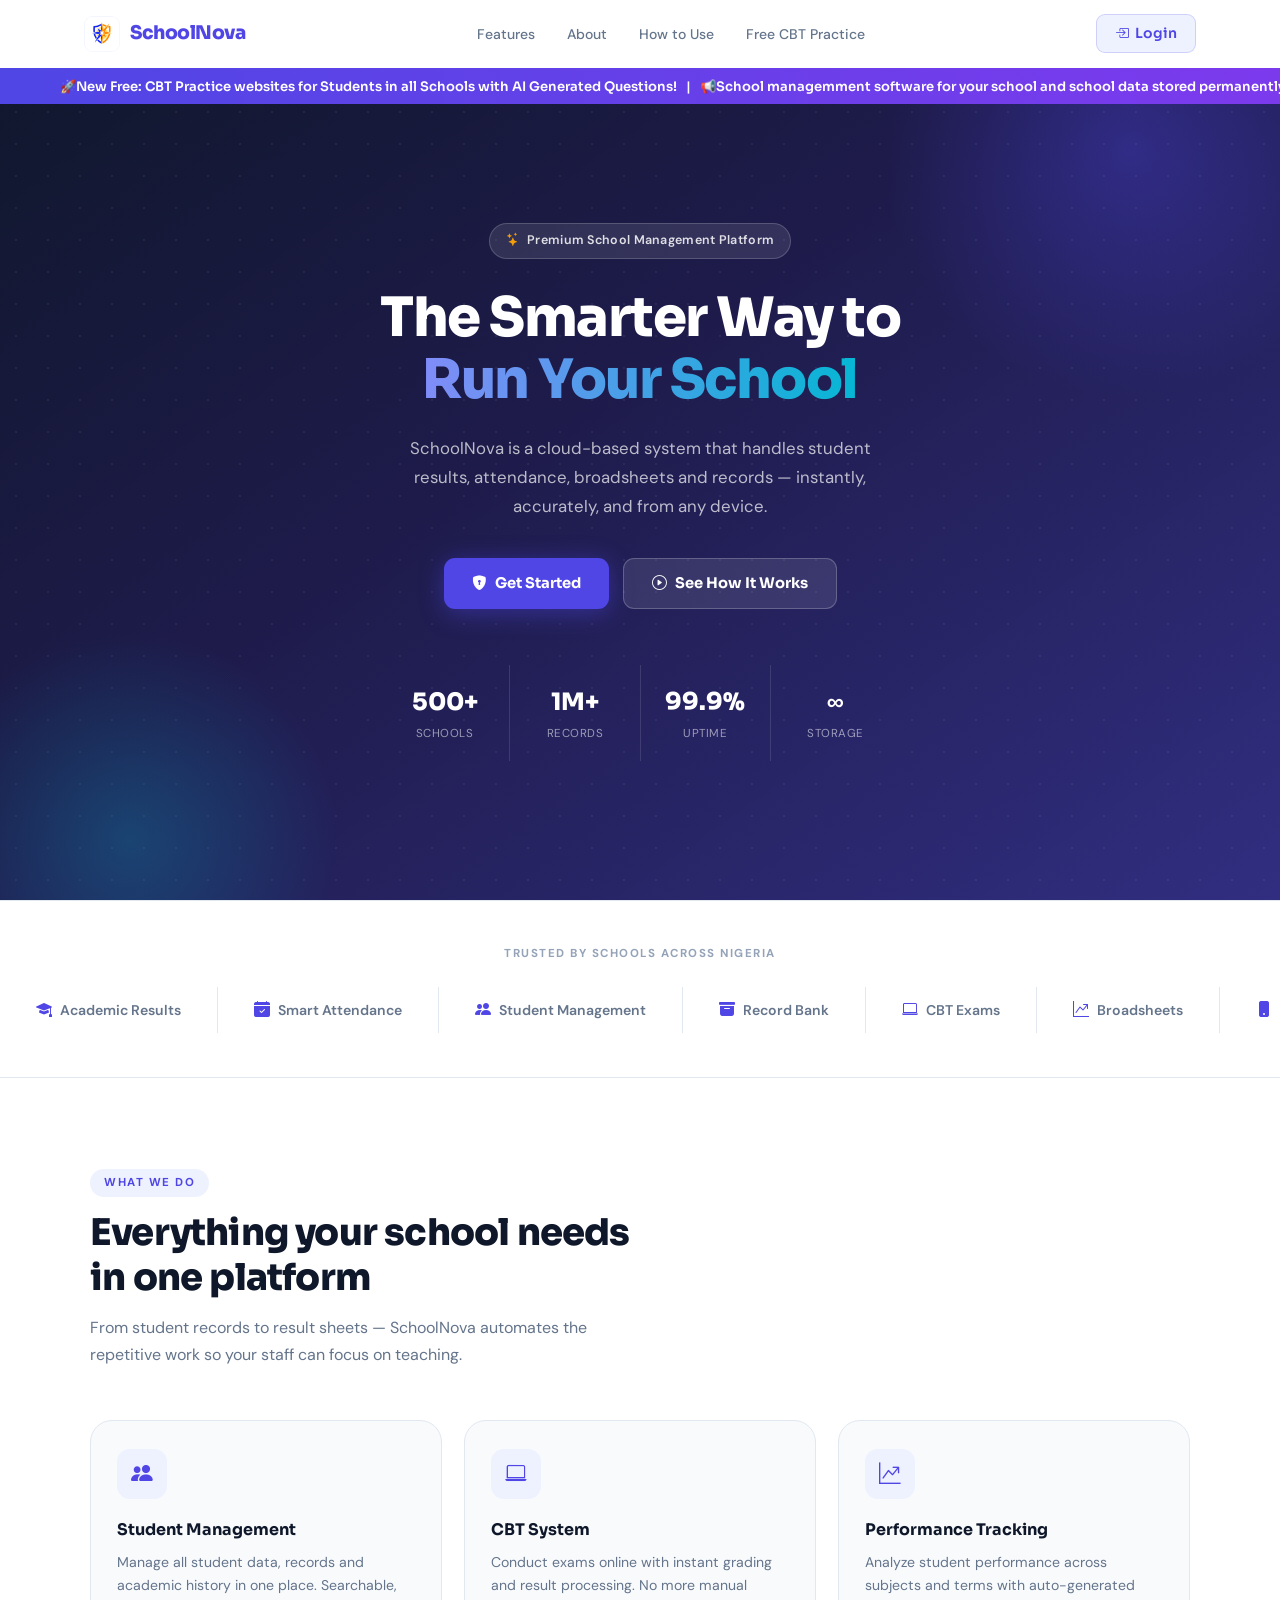
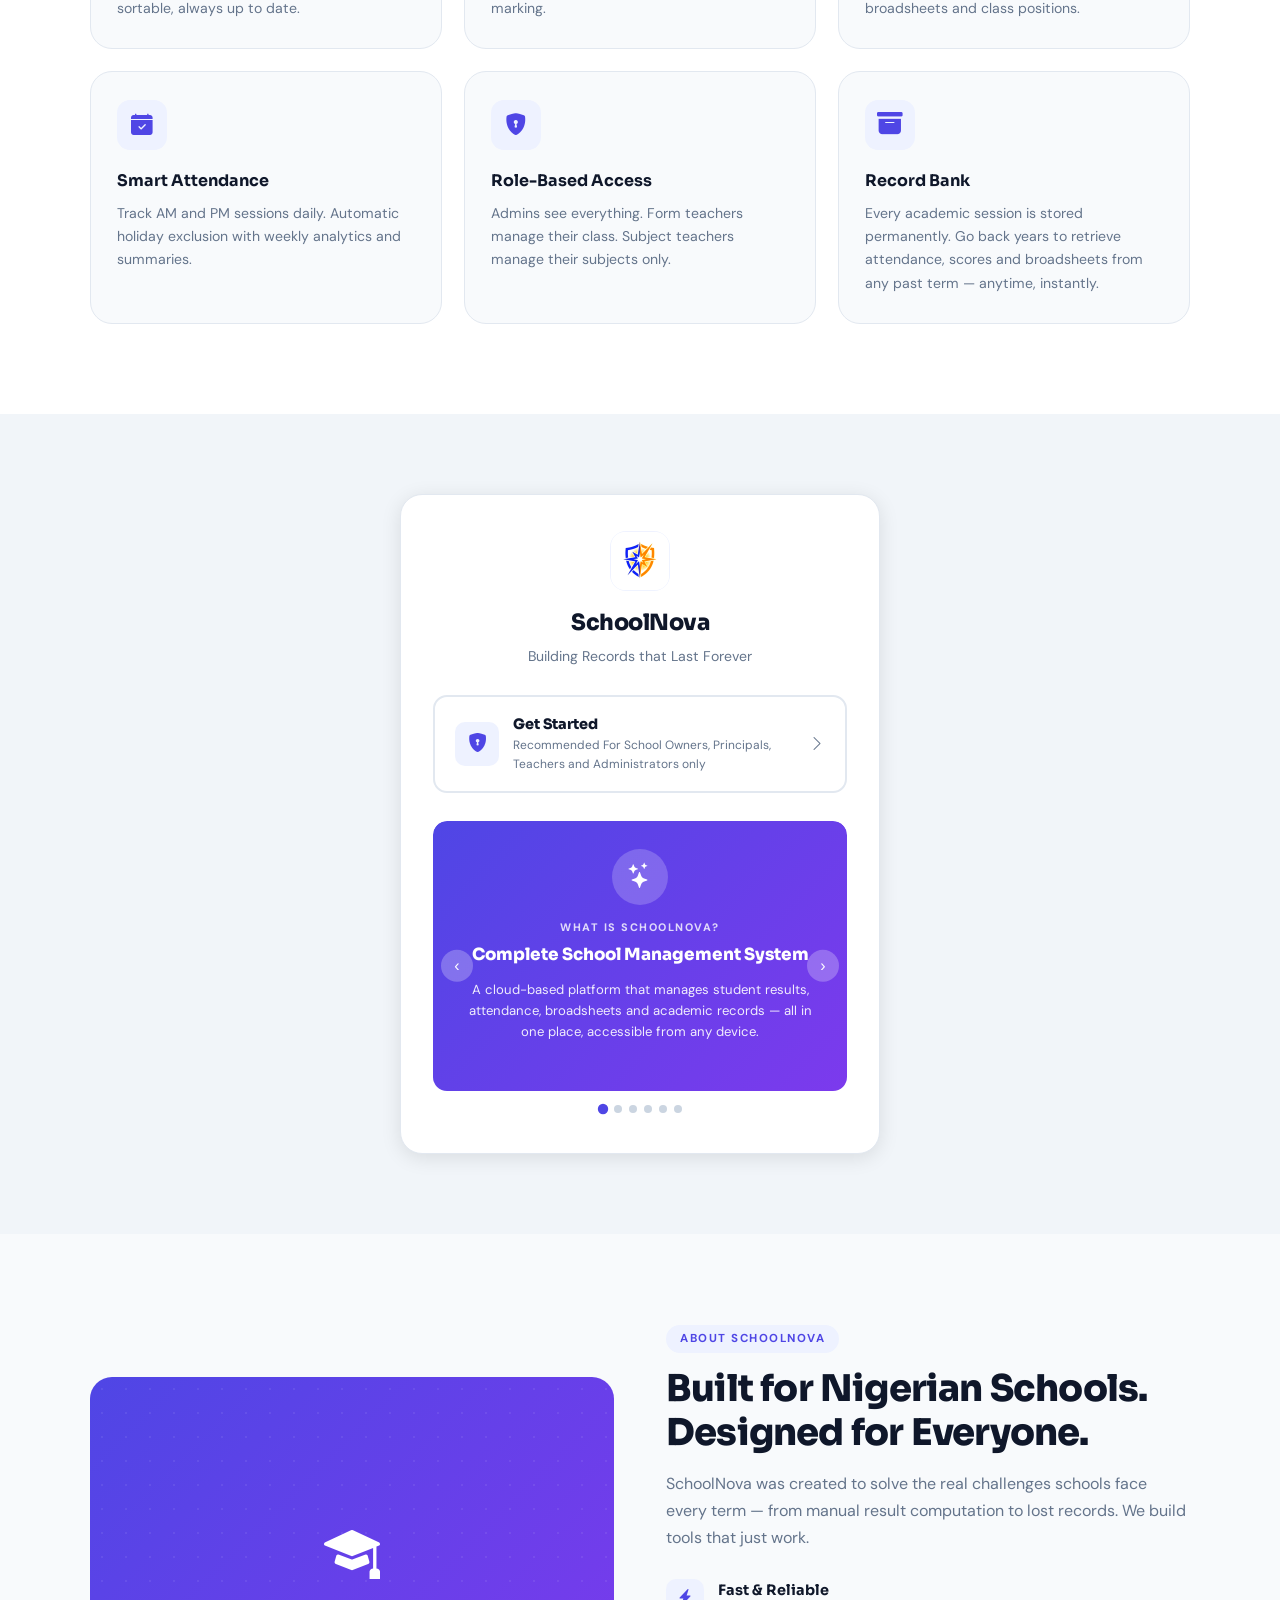
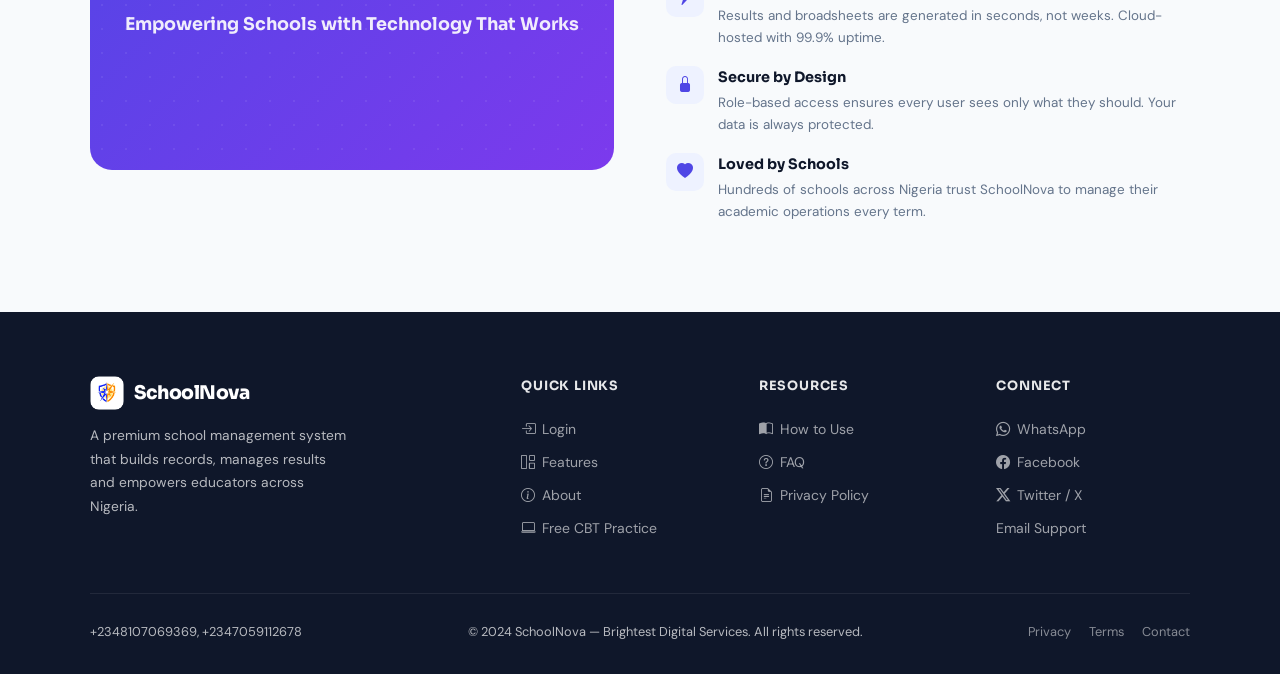
<file: index.html>
<!DOCTYPE html>
<html lang="en">
<head>
  <meta charset="UTF-8"/>
  <meta name="viewport" content="width=device-width, initial-scale=1.0"/>
  <title>SchoolNova</title>
  <link rel="icon" href="schoolNova.png" type="image/png"/>
  <link rel="stylesheet" href="https://cdn.jsdelivr.net/npm/bootstrap-icons@1.11.3/font/bootstrap-icons.css"/>
  <link rel="preconnect" href="https://fonts.googleapis.com"/>
  <link href="https://fonts.googleapis.com/css2?family=Sora:wght@300;400;600;700;800&family=DM+Sans:wght@400;500;600&display=swap" rel="stylesheet"/>

  <style>
    /* =============================================
       CSS VARIABLES & RESET
    ============================================= */
    :root {
      --primary:        #4f46e5;
      --primary-dark:   #3730a3;
      --primary-light:  #eef2ff;
      --accent:         #06b6d4;
      --accent2:        #f59e0b;
      --success:        #10b981;
      --danger:         #ef4444;
      --bg:             #f8fafc;
      --surface:        #ffffff;
      --surface2:       #f1f5f9;
      --border:         #e2e8f0;
      --text:           #0f172a;
      --text-muted:     #64748b;
      --text-light:     #94a3b8;
      --radius:         14px;
      --radius-lg:      22px;
      --shadow-sm:      0 1px 4px rgba(0,0,0,.06);
      --shadow-md:      0 4px 20px rgba(0,0,0,.10);
      --shadow-lg:      0 12px 40px rgba(0,0,0,.15);
      --nav-h:          68px;
      --font-head:      'Sora', sans-serif;
      --font-body:      'DM Sans', sans-serif;
      --transition:     all .3s cubic-bezier(.4,0,.2,1);
    }

    *, *::before, *::after { box-sizing: border-box; margin: 0; padding: 0; }

    html { scroll-behavior: smooth; }

    body {
      font-family: var(--font-body);
      background: var(--bg);
      color: var(--text);
      overflow-x: hidden;
      line-height: 1.6;
    }

    img { max-width: 100%; display: block; }
    a { text-decoration: none; }

    /* =============================================
       ANIMATIONS
    ============================================= */
    @keyframes fadeUp {
      from { opacity: 0; transform: translateY(28px); }
      to   { opacity: 1; transform: translateY(0); }
    }
    @keyframes fadeIn {
      from { opacity: 0; }
      to   { opacity: 1; }
    }
    @keyframes slideDown {
      from { opacity: 0; transform: translateY(-12px); }
      to   { opacity: 1; transform: translateY(0); }
    }
    @keyframes pulse-ring {
      0%   { transform: scale(1); opacity: .7; }
      70%  { transform: scale(1.35); opacity: 0; }
      100% { transform: scale(1.35); opacity: 0; }
    }
    @keyframes marquee {
      from { transform: translateX(0); }
      to   { transform: translateX(-50%); }
    }
    @keyframes shimmer {
      0%   { background-position: -200% 0; }
      100% { background-position:  200% 0; }
    }

    .fade-up {
      opacity: 0;
      transform: translateY(28px);
      transition: opacity .6s ease, transform .6s ease;
    }
    .fade-up.visible {
      opacity: 1;
      transform: translateY(0);
    }

    /* =============================================
       STICKY HEADER / NAVBAR
    ============================================= */
    .sn-header {
      position: fixed;
      top: 0; left: 0; right: 0;
      height: var(--nav-h);
      z-index: 1000;
      background: var(--surface);
      backdrop-filter: blur(18px);
      -webkit-backdrop-filter: blur(18px);
      border-bottom: 1px solid transparent;
      transition: var(--transition), box-shadow .3s;
    }
    .sn-header.scrolled {
      background: rgba(255,255,255,.96);
      border-bottom-color: var(--border);
      box-shadow: 0 2px 24px rgba(79,70,229,.10);
    }

    .sn-nav {
      max-width: 1160px;
      margin: 0 auto;
      height: 100%;
      display: flex;
      align-items: center;
      justify-content: space-between;
      padding: 0 24px;
    }

    /* Logo */
    .sn-logo {
      display: flex;
      align-items: center;
      gap: 10px;
      font-family: var(--font-head);
      font-weight: 800;
      font-size: 1.18rem;
      color: var(--text);
      letter-spacing: -.5px;
    }
    .sn-logo img {
      width: 36px;
      height: 36px;
      border-radius: 9px;
      object-fit: contain;
      background: var(--primary-light);
    }
    .sn-logo .logo-dot {
      color: var(--primary);
    }

    /* Nav links (desktop) */
    .sn-nav-links {
      display: flex;
      align-items: center;
      gap: 6px;
      list-style: none;
    }
    .sn-nav-links a {
      font-size: .875rem;
      font-weight: 500;
      color: var(--text-muted);
      padding: 6px 13px;
      border-radius: 8px;
      transition: var(--transition);
    }
    .sn-nav-links a:hover {
      color: var(--primary);
      background: var(--primary-light);
    }

    /* Nav right actions */
    .sn-nav-actions {
      display: flex;
      align-items: center;
      gap: 10px;
    }

    .sn-login-btn {
      display: inline-flex;
      align-items: center;
      gap: 6px;
      font-size: .875rem;
      font-weight: 600;
      font-family: var(--font-head);
      color: var(--primary);
      background: var(--primary-light);
      border: 1.5px solid rgba(79,70,229,.2);
      border-radius: 9px;
      padding: 7px 18px;
      transition: var(--transition);
    }
    .sn-login-btn:hover {
      background: var(--primary);
      color: #fff;
      border-color: var(--primary);
      box-shadow: 0 4px 16px rgba(79,70,229,.3);
      transform: translateY(-1px);
    }

    /* Hamburger toggle */
    .sn-menu-toggle {
      display: none;
      font-size: 1.5rem;
      cursor: pointer;
      color: var(--text);
      width: 40px;
      height: 40px;
      border-radius: 9px;
      align-items: center;
      justify-content: center;
      transition: var(--transition);
      border: 1.5px solid var(--border);
    }
    .sn-menu-toggle:hover {
      background: var(--primary-light);
      color: var(--primary);
    }

    /* =============================================
       MOBILE MENU (SLIDE-IN RIGHT)
    ============================================= */
    .sn-mobile-menu {
      position: fixed;
      top: 0; right: -100%;
      width: min(320px, 85vw);
      height: 100vh;
      background: var(--surface);
      box-shadow: var(--shadow-lg);
      z-index: 1100;
      padding: 0;
      display: flex;
      flex-direction: column;
      transition: right .38s cubic-bezier(.4,0,.2,1);
      overflow-y: auto;
    }
    .sn-mobile-menu.active { right: 0; }

    .sn-mobile-overlay {
      display: none;
      position: fixed;
      inset: 0;
      background: rgba(15,23,42,.45);
      z-index: 1050;
      backdrop-filter: blur(3px);
      -webkit-backdrop-filter: blur(3px);
      animation: fadeIn .3s ease;
    }
    .sn-mobile-overlay.active { display: block; }

    .sn-mobile-menu-header {
      display: flex;
      align-items: center;
      justify-content: space-between;
      padding: 20px 24px;
      border-bottom: 1px solid var(--border);
    }
    .sn-mobile-menu-header .sn-logo { font-size: 1.05rem; }

    .sn-menu-close {
      width: 36px; height: 36px;
      border-radius: 8px;
      border: 1.5px solid var(--border);
      background: none;
      cursor: pointer;
      display: flex; align-items: center; justify-content: center;
      font-size: 1.1rem;
      color: var(--text-muted);
      transition: var(--transition);
    }
    .sn-menu-close:hover { background: var(--danger); color: #fff; border-color: var(--danger); }

    .sn-mobile-menu nav {
      padding: 16px 16px;
      flex: 1;
    }

    .sn-mobile-menu nav a,
    .sn-mobile-menu nav .menu-item {
      display: flex;
      align-items: center;
      gap: 12px;
      padding: 13px 16px;
      border-radius: 11px;
      color: var(--text);
      font-size: .925rem;
      font-weight: 500;
      transition: var(--transition);
      margin-bottom: 4px;
      cursor: pointer;
    }
    .sn-mobile-menu nav a:hover,
    .sn-mobile-menu nav .menu-item:hover {
      background: var(--primary-light);
      color: var(--primary);
    }
    .sn-mobile-menu nav a i,
    .sn-mobile-menu nav .menu-item i {
      font-size: 1.1rem;
      width: 22px;
      text-align: center;
      opacity: .75;
    }

    .sn-year-badge {
      margin: 8px 16px;
      padding: 14px 16px;
      background: linear-gradient(135deg, var(--primary), var(--primary-dark));
      border-radius: 12px;
      color: #fff;
      font-size: .82rem;
      font-weight: 600;
    }
    .sn-year-badge .year-label { opacity: .75; font-size: .72rem; margin-bottom: 2px; letter-spacing: .5px; text-transform: uppercase; }
    .sn-year-badge .year-val { font-size: 1rem; font-weight: 800; font-family: var(--font-head); }

    .sn-mobile-social {
      padding: 16px 16px 24px;
      border-top: 1px solid var(--border);
    }
    .sn-mobile-social p { font-size: .72rem; color: var(--text-muted); margin-bottom: 10px; text-transform: uppercase; letter-spacing: .5px; padding-left: 4px; }
    .sn-mobile-social .social-row { display: flex; gap: 8px; }
    .sn-mobile-social .social-row a {
      flex: 1;
      display: flex;
      align-items: center;
      justify-content: center;
      gap: 6px;
      padding: 10px;
      border-radius: 10px;
      border: 1.5px solid var(--border);
      font-size: .8rem;
      font-weight: 600;
      color: var(--text-muted);
      transition: var(--transition);
    }
    .sn-mobile-social .social-row a:hover { border-color: var(--primary); color: var(--primary); background: var(--primary-light); }

    /* =============================================
       ANNOUNCEMENT BANNER
    ============================================= */
    .sn-announcement {
      position: fixed;
      top: var(--nav-h);
      left: 0; right: 0;
      z-index: 900;
      background: linear-gradient(90deg, var(--primary), #7c3aed, var(--accent));
      background-size: 200% 100%;
      animation: shimmer 4s linear infinite;
      color: #fff;
      font-size: .82rem;
      font-weight: 600;
      font-family: var(--font-head);
      overflow: hidden;
      height: 36px;
      display: flex;
      align-items: center;
    }
    .sn-announcement-inner {
      display: flex;
      white-space: nowrap;
      animation: marquee 22s linear infinite;
    }
    .sn-announcement-inner span { padding: 0 60px; }

    /* =============================================
       HERO SECTION
    ============================================= */
    .sn-hero {
      min-height: 100vh;
      padding-top: calc(var(--nav-h) + 36px);
      display: flex;
      align-items: center;
      background: linear-gradient(145deg, #0f172a 0%, #1e1b4b 45%, #312e81 100%);
      position: relative;
      overflow: hidden;
    }

    /* Decorative blobs */
    .sn-hero::before {
      content: '';
      position: absolute;
      top: -100px; right: -100px;
      width: 500px; height: 500px;
      border-radius: 50%;
      background: radial-gradient(circle, rgba(79,70,229,.35) 0%, transparent 70%);
      pointer-events: none;
    }
    .sn-hero::after {
      content: '';
      position: absolute;
      bottom: -150px; left: -80px;
      width: 420px; height: 420px;
      border-radius: 50%;
      background: radial-gradient(circle, rgba(6,182,212,.25) 0%, transparent 70%);
      pointer-events: none;
    }

    /* Dot grid texture */
    .sn-hero-bg-grid {
      position: absolute;
      inset: 0;
      background-image: radial-gradient(rgba(255,255,255,.06) 1px, transparent 1px);
      background-size: 32px 32px;
      pointer-events: none;
    }

    .sn-hero-inner {
      position: relative;
      z-index: 2;
      max-width: 760px;
      margin: 0 auto;
      padding: 60px 24px 80px;
      text-align: center;
    }

    .sn-hero-pill {
      display: inline-flex;
      align-items: center;
      gap: 7px;
      background: rgba(255,255,255,.1);
      border: 1px solid rgba(255,255,255,.18);
      border-radius: 100px;
      padding: 6px 16px;
      color: rgba(255,255,255,.85);
      font-size: .78rem;
      font-weight: 600;
      letter-spacing: .3px;
      margin-bottom: 28px;
      animation: slideDown .7s ease both;
    }
    .sn-hero-pill i { color: var(--accent2); font-size: .85rem; }

    .sn-hero h1 {
      font-family: var(--font-head);
      font-size: clamp(2.1rem, 6vw, 3.4rem);
      font-weight: 800;
      color: #fff;
      line-height: 1.15;
      letter-spacing: -1.5px;
      margin-bottom: 22px;
      animation: fadeUp .7s .1s ease both;
    }
    .sn-hero h1 .highlight {
      background: linear-gradient(90deg, #818cf8, #06b6d4);
      -webkit-background-clip: text;
      -webkit-text-fill-color: transparent;
      background-clip: text;
    }

    .sn-hero p {
      font-size: 1.05rem;
      color: rgba(255,255,255,.7);
      max-width: 520px;
      margin: 0 auto 36px;
      line-height: 1.75;
      animation: fadeUp .7s .2s ease both;
    }

    .sn-hero-ctas {
      display: flex;
      gap: 14px;
      justify-content: center;
      flex-wrap: wrap;
      animation: fadeUp .7s .3s ease both;
    }

    .btn-primary {
      display: inline-flex;
      align-items: center;
      gap: 8px;
      background: var(--primary);
      color: #fff;
      font-family: var(--font-head);
      font-weight: 700;
      font-size: .92rem;
      padding: 13px 28px;
      border-radius: 11px;
      transition: var(--transition);
      box-shadow: 0 4px 24px rgba(79,70,229,.45);
      position: relative;
      overflow: hidden;
    }
    .btn-primary::after {
      content: '';
      position: absolute;
      inset: 0;
      background: rgba(255,255,255,0);
      transition: background .25s;
    }
    .btn-primary:hover {
      transform: translateY(-2px);
      box-shadow: 0 8px 32px rgba(79,70,229,.55);
      background: #4338ca;
    }

    .btn-secondary {
      display: inline-flex;
      align-items: center;
      gap: 8px;
      background: rgba(255,255,255,.1);
      color: #fff;
      font-family: var(--font-head);
      font-weight: 700;
      font-size: .92rem;
      padding: 13px 28px;
      border-radius: 11px;
      border: 1.5px solid rgba(255,255,255,.22);
      transition: var(--transition);
    }
    .btn-secondary:hover {
      background: rgba(255,255,255,.2);
      transform: translateY(-2px);
    }

    /* Stats bar */
    .sn-stats {
      display: flex;
      justify-content: center;
      gap: 0;
      margin-top: 56px;
      animation: fadeUp .7s .45s ease both;
    }
    .sn-stat {
      flex: 1;
      max-width: 150px;
      padding: 18px 12px;
      text-align: center;
      border-right: 1px solid rgba(255,255,255,.12);
    }
    .sn-stat:last-child { border-right: none; }
    .sn-stat .val {
      font-family: var(--font-head);
      font-size: 1.5rem;
      font-weight: 800;
      color: #fff;
    }
    .sn-stat .lbl {
      font-size: .72rem;
      color: rgba(255,255,255,.55);
      margin-top: 3px;
      text-transform: uppercase;
      letter-spacing: .5px;
    }

    /* =============================================
       SECTION WRAPPER
    ============================================= */
    .sn-section {
      padding: 90px 24px;
    }
    .sn-container {
      max-width: 1100px;
      margin: 0 auto;
    }
    .sn-section-label {
      display: inline-block;
      font-size: .72rem;
      font-weight: 700;
      letter-spacing: 1.5px;
      text-transform: uppercase;
      color: var(--primary);
      background: var(--primary-light);
      padding: 5px 14px;
      border-radius: 100px;
      margin-bottom: 14px;
    }
    .sn-section-title {
      font-family: var(--font-head);
      font-size: clamp(1.6rem, 4vw, 2.3rem);
      font-weight: 800;
      color: var(--text);
      letter-spacing: -.8px;
      line-height: 1.2;
      margin-bottom: 14px;
    }
    .sn-section-sub {
      font-size: 1rem;
      color: var(--text-muted);
      max-width: 540px;
      line-height: 1.7;
    }
    .sn-section-header {
      margin-bottom: 52px;
    }

    /* =============================================
       WHAT WE DO — FEATURE CARDS
    ============================================= */
    #about { background: var(--surface); }

    .sn-grid {
      display: grid;
      grid-template-columns: repeat(auto-fill, minmax(280px, 1fr));
      gap: 22px;
    }

    .sn-card {
      background: var(--bg);
      border: 1.5px solid var(--border);
      border-radius: var(--radius-lg);
      padding: 28px 26px;
      transition: var(--transition);
      position: relative;
      overflow: hidden;
    }
    .sn-card::before {
      content: '';
      position: absolute;
      top: 0; left: 0; right: 0;
      height: 3px;
      background: linear-gradient(90deg, var(--primary), var(--accent));
      transform: scaleX(0);
      transform-origin: left;
      transition: transform .35s ease;
    }
    .sn-card:hover {
      border-color: rgba(79,70,229,.25);
      box-shadow: var(--shadow-md);
      transform: translateY(-4px);
    }
    .sn-card:hover::before { transform: scaleX(1); }

    .sn-card-icon {
      width: 50px; height: 50px;
      border-radius: 13px;
      background: var(--primary-light);
      display: flex;
      align-items: center;
      justify-content: center;
      margin-bottom: 18px;
      transition: var(--transition);
    }
    .sn-card:hover .sn-card-icon {
      background: var(--primary);
    }
    .sn-card-icon i {
      font-size: 1.35rem;
      color: var(--primary);
      transition: var(--transition);
    }
    .sn-card:hover .sn-card-icon i { color: #fff; }

    .sn-card h4 {
      font-family: var(--font-head);
      font-size: 1rem;
      font-weight: 700;
      color: var(--text);
      margin-bottom: 8px;
    }
    .sn-card p {
      font-size: .88rem;
      color: var(--text-muted);
      line-height: 1.65;
    }

    /* =============================================
       SCHOOL YEAR SECTION
    ============================================= */
    .sn-year-section {
      background: linear-gradient(135deg, #0f172a, #1e1b4b);
      padding: 60px 24px;
      text-align: center;
      position: relative;
      overflow: hidden;
    }
    .sn-year-section::before {
      content: '';
      position: absolute;
      inset: 0;
      background-image: radial-gradient(rgba(255,255,255,.04) 1px, transparent 1px);
      background-size: 28px 28px;
    }
    .sn-year-section .inner { position: relative; z-index: 2; }
    .sn-year-section .sn-section-label { background: rgba(255,255,255,.1); color: rgba(255,255,255,.75); }
    .sn-year-section .sn-section-title { color: #fff; }
    .sn-year-cards {
      display: flex;
      justify-content: center;
      gap: 20px;
      margin-top: 36px;
      flex-wrap: wrap;
    }
    .sn-year-card {
      background: rgba(255,255,255,.08);
      border: 1px solid rgba(255,255,255,.14);
      border-radius: var(--radius-lg);
      padding: 28px 40px;
      min-width: 200px;
      text-align: center;
      backdrop-filter: blur(8px);
    }
    .sn-year-card .yc-icon {
      font-size: 1.8rem;
      margin-bottom: 10px;
      color: var(--accent);
    }
    .sn-year-card .yc-label {
      font-size: .72rem;
      color: rgba(255,255,255,.55);
      text-transform: uppercase;
      letter-spacing: .6px;
      margin-bottom: 6px;
    }
    .sn-year-card .yc-value {
      font-family: var(--font-head);
      font-size: 1.25rem;
      font-weight: 800;
      color: #fff;
    }

    /* =============================================
       INDEX CARD (CTA + CAROUSEL)
    ============================================= */
    .index-hero {
      background: var(--surface2);
      padding: 80px 24px;
      display: flex;
      justify-content: center;
    }
    .index-card {
      background: var(--surface);
      border: 1.5px solid var(--border);
      border-radius: var(--radius-lg);
      padding: 36px 32px;
      max-width: 480px;
      width: 100%;
      box-shadow: var(--shadow-md);
    }

    .index-logo {
      display: flex;
      justify-content: center;
      margin-bottom: 14px;
    }
    .index-logo img {
      width: 60px;
      height: 60px;
      border-radius: 16px;
      object-fit: contain;
      background: var(--primary-light);
    }

    .index-card h2 {
      font-family: var(--font-head);
      font-weight: 800;
      font-size: 1.4rem;
      text-align: center;
      margin-bottom: 6px;
      letter-spacing: -.5px;
    }

    .portal-card {
      display: flex;
      flex-direction: row;
      align-items: center;
      gap: 14px;
      padding: 16px 20px;
      border: 2px solid var(--border);
      border-radius: var(--radius);
      text-decoration: none;
      color: var(--text);
      transition: var(--transition);
      margin-top: 4px;
    }
    .portal-card:hover {
      border-color: var(--primary);
      box-shadow: 0 4px 20px rgba(79,70,229,.15);
      transform: translateY(-1px);
    }

    /* =============================================
       CAROUSEL
    ============================================= */
    #carousel {
      margin-top: 28px;
      position: relative;
      overflow: hidden;
      border-radius: var(--radius);
    }
    #carouselTrack {
      display: flex;
      transition: transform .5s ease;
      will-change: transform;
    }
    .c-slide {
      min-width: 100%;
      padding: 28px 24px;
      box-sizing: border-box;
      border-radius: var(--radius);
      color: #fff;
      text-align: center;
    }
    .c-dot {
      width: 8px; height: 8px; border-radius: 50%;
      background: #cbd5e1; cursor: pointer;
      transition: background .3s, transform .3s; display: inline-block;
    }
    .c-dot.active { background: var(--primary); transform: scale(1.3); }

    /* =============================================
       ABOUT SECTION
    ============================================= */
    #about-company { background: var(--bg); }

    .about-grid {
      display: grid;
      grid-template-columns: 1fr 1fr;
      gap: 52px;
      align-items: center;
    }
    .about-visual {
      background: linear-gradient(135deg, var(--primary), #7c3aed);
      border-radius: var(--radius-lg);
      aspect-ratio: 4/3;
      display: flex;
      align-items: center;
      justify-content: center;
      flex-direction: column;
      gap: 12px;
      color: #fff;
      position: relative;
      overflow: hidden;
    }
    .about-visual::before {
      content: '';
      position: absolute;
      inset: 0;
      background-image: radial-gradient(rgba(255,255,255,.07) 1px, transparent 1px);
      background-size: 24px 24px;
    }
    .about-visual i { font-size: 3.5rem; position: relative; z-index: 2; }
    .about-visual p { font-family: var(--font-head); font-weight: 700; font-size: 1.1rem; position: relative; z-index: 2; text-align: center; padding: 0 20px; opacity: .9; }

    .about-points { display: flex; flex-direction: column; gap: 18px; margin-top: 28px; }
    .about-point {
      display: flex;
      gap: 14px;
      align-items: flex-start;
    }
    .about-point-icon {
      width: 38px; height: 38px;
      border-radius: 10px;
      background: var(--primary-light);
      display: flex;
      align-items: center;
      justify-content: center;
      flex-shrink: 0;
    }
    .about-point-icon i { color: var(--primary); font-size: 1rem; }
    .about-point h5 { font-family: var(--font-head); font-weight: 700; font-size: .9rem; margin-bottom: 3px; }
    .about-point p { font-size: .84rem; color: var(--text-muted); line-height: 1.6; }

    /* =============================================
       TRUSTED MARQUEE
    ============================================= */
    .sn-trusted {
      background: var(--surface);
      padding: 44px 0;
      overflow: hidden;
      border-top: 1px solid var(--border);
      border-bottom: 1px solid var(--border);
    }
    .sn-trusted-label {
      text-align: center;
      font-size: .72rem;
      font-weight: 700;
      text-transform: uppercase;
      letter-spacing: 1.5px;
      color: var(--text-light);
      margin-bottom: 24px;
    }
    .sn-marquee-track {
      display: flex;
      width: max-content;
      animation: marquee 20s linear infinite;
      gap: 0;
    }
    .sn-marquee-item {
      display: flex;
      align-items: center;
      gap: 8px;
      padding: 10px 36px;
      font-size: .88rem;
      font-weight: 600;
      color: var(--text-muted);
      border-right: 1px solid var(--border);
      white-space: nowrap;
    }
    .sn-marquee-item i { color: var(--primary); font-size: 1rem; }

    /* =============================================
       FOOTER
    ============================================= */
    .sn-footer {
      background: #0f172a;
      color: rgba(255,255,255,.7);
      padding: 64px 24px 32px;
    }
    .sn-footer-grid {
      max-width: 1100px;
      margin: 0 auto;
      display: grid;
      grid-template-columns: 2fr 1fr 1fr 1fr;
      gap: 44px;
      margin-bottom: 48px;
    }
    .sn-footer-brand .sn-logo { color: #fff; margin-bottom: 14px; }
    .sn-footer-brand p { font-size: .86rem; line-height: 1.7; max-width: 260px; }
    .sn-footer-col h6 {
      font-family: var(--font-head);
      font-size: .8rem;
      font-weight: 700;
      text-transform: uppercase;
      letter-spacing: .8px;
      color: rgba(255,255,255,.9);
      margin-bottom: 16px;
    }
    .sn-footer-col a {
      display: flex;
      align-items: center;
      gap: 7px;
      color: rgba(255,255,255,.6);
      font-size: .875rem;
      padding: 5px 0;
      transition: var(--transition);
    }
    .sn-footer-col a:hover { color: var(--accent); }
    .sn-footer-col a i { font-size: .9rem; }

    .sn-footer-bottom {
      max-width: 1100px;
      margin: 0 auto;
      padding-top: 28px;
      border-top: 1px solid rgba(255,255,255,.08);
      display: flex;
      justify-content: space-between;
      align-items: center;
      gap: 12px;
      flex-wrap: wrap;
      font-size: .8rem;
    }
    .sn-footer-bottom a { color: rgba(255,255,255,.5); transition: var(--transition); }
    .sn-footer-bottom a:hover { color: var(--accent); }

    /* =============================================
       RESPONSIVE
    ============================================= */
    @media (max-width: 900px) {
      .sn-nav-links { display: none; }
      .sn-menu-toggle { display: flex; }
      .sn-footer-grid { grid-template-columns: 1fr 1fr; }
      .about-grid { grid-template-columns: 1fr; }
      .about-visual { aspect-ratio: 16/7; }
    }
    @media (max-width: 600px) {
      .sn-nav { padding: 0 16px; }
      .sn-hero-inner { padding: 40px 16px 60px; }
      .sn-stats { gap: 0; }
      .sn-stat { max-width: 110px; padding: 14px 8px; }
      .sn-stat .val { font-size: 1.2rem; }
      .sn-footer-grid { grid-template-columns: 1fr; gap: 28px; }
      .sn-footer-bottom { flex-direction: column; text-align: center; }
      .index-card { padding: 24px 18px; }
      .btn-primary, .btn-secondary { width: 100%; justify-content: center; }
      .sn-hero-ctas { flex-direction: column; align-items: center; }
    }
  </style>
</head>
<body>

  <!-- =============================================
       STICKY HEADER
  ============================================= -->
  <header class="sn-header" id="sn-header">
    <div class="sn-nav">
      <a href="#" class="sn-logo">
        <img src="schoolNova.png" alt="SN" onerror="this.style.display='none'"/>
        <span class="logo-dot">SchoolNova</span>
      </a>

      <ul class="sn-nav-links">
        <li><a href="#about">Features</a></li>
        <li><a href="#about-company">About</a></li>
        <li><a href="#">How to Use</a></li>
        <li><a href="https://schoolnova-cbt.web.app/" target="_blank">Free CBT Practice</a></li>
      </ul>

      <div class="sn-nav-actions">
        <a href="admin-login.html" class="sn-login-btn">
          <i class="bi bi-box-arrow-in-right"></i> Login
        </a>
        <i class="bi bi-list sn-menu-toggle" id="menuToggle" role="button" aria-label="Open menu"></i>
      </div>
    </div>
  </header>

  <!-- =============================================
       MOBILE OVERLAY & MENU
  ============================================= -->
  <div class="sn-mobile-overlay" id="mobileOverlay" onclick="closeMenu()"></div>

  <div class="sn-mobile-menu" id="mobileMenu" role="dialog" aria-label="Navigation menu">
    <div class="sn-mobile-menu-header">
      <div class="sn-logo" style="font-size:1rem">
        <img src="schoolNova.png" alt="SN" style="width:30px;height:30px;border-radius:8px" onerror="this.style.display='none'"/>
          <span class="logo-dot">SchoolNova</span>
      </div>
      <button class="sn-menu-close" onclick="closeMenu()" aria-label="Close menu">
        <i class="bi bi-x-lg"></i>
      </button>
    </div>

    <nav>
      <a href="admin-login.html" onclick="closeMenu()">
        <i class="bi bi-box-arrow-in-right"></i> Get Started
      </a>
      <a href="#about" onclick="closeMenu()">
        <i class="bi bi-grid-1x2"></i> Features
      </a>
      <a href="#about-company" onclick="closeMenu()">
        <i class="bi bi-info-circle"></i> About
      </a>
      <a href="#" onclick="closeMenu()">
        <i class="bi bi-book-half"></i> How to Use
      </a>
      <a href="https://schoolnova-cbt.web.app/" target="_blank" onclick="closeMenu()">
        <i class="bi bi-laptop"></i> Free CBT Practice
      </a>
    </nav>

    <div class="sn-mobile-social">
      <p>Support &amp; Community</p>
      <div class="social-row">
        <a href="https://wa.me/+2348107069369"><i class="bi bi-whatsapp"></i> WhatsApp</a>
        <a href="#"><i class="bi bi-facebook"></i> Facebook</a>
        <a href="#"><i class="bi bi-twitter-x"></i> Twitter</a>
      </div>
    </div>
  </div>

  <!-- =============================================
       ANNOUNCEMENT BANNER
  ============================================= -->
  <div class="sn-announcement" id="sn-announcement">
    <div class="sn-announcement-inner" id="announcementInner">
      <!-- JS fills content -->
    </div>
  </div>

  <!-- =============================================
       HERO
  ============================================= -->
  <section class="sn-hero">
    <div class="sn-hero-bg-grid"></div>
    <div class="sn-hero-inner">
      <div class="sn-hero-pill">
        <i class="bi bi-stars"></i> Premium School Management Platform
      </div>
      <h1>The Smarter Way to<br/><span class="highlight">Run Your School</span></h1>
      <p>SchoolNova is a cloud-based system that handles student results, attendance, broadsheets and records — instantly, accurately, and from any device.</p>
      <div class="sn-hero-ctas">
        <a href="admin-login.html" class="btn-primary">
          <i class="bi bi-shield-lock-fill"></i> Get Started
        </a>
        <a href="#about" class="btn-secondary">
          <i class="bi bi-play-circle"></i> See How It Works
        </a>
      </div>
      <div class="sn-stats">
        <div class="sn-stat"><div class="val">500+</div><div class="lbl">Schools</div></div>
        <div class="sn-stat"><div class="val">1M+</div><div class="lbl">Records</div></div>
        <div class="sn-stat"><div class="val">99.9%</div><div class="lbl">Uptime</div></div>
        <div class="sn-stat"><div class="val">∞</div><div class="lbl">Storage</div></div>
      </div>
    </div>
  </section>

  <!-- =============================================
       TRUSTED MARQUEE
  ============================================= -->
  <div class="sn-trusted">
    <div class="sn-trusted-label">Trusted by schools across Nigeria</div>
    <div style="overflow:hidden">
      <div class="sn-marquee-track" id="marqueeTrack">
        <!-- filled by JS -->
      </div>
    </div>
  </div>

  <!-- =============================================
       WHAT WE DO — FEATURES
  ============================================= -->
  <section class="sn-section" id="about">
    <div class="sn-container">
      <div class="sn-section-header fade-up">
        <div class="sn-section-label">What We Do</div>
        <h2 class="sn-section-title">Everything your school needs<br/>in one platform</h2>
        <p class="sn-section-sub">From student records to result sheets — SchoolNova automates the repetitive work so your staff can focus on teaching.</p>
      </div>

      <div class="sn-grid">
        <div class="sn-card fade-up">
          <div class="sn-card-icon"><i class="bi bi-people-fill"></i></div>
          <h4>Student Management</h4>
          <p>Manage all student data, records and academic history in one place. Searchable, sortable, always up to date.</p>
        </div>
        <div class="sn-card fade-up" style="transition-delay:.07s">
          <div class="sn-card-icon"><i class="bi bi-laptop"></i></div>
          <h4>CBT System</h4>
          <p>Conduct exams online with instant grading and result processing. No more manual marking.</p>
        </div>
        <div class="sn-card fade-up" style="transition-delay:.14s">
          <div class="sn-card-icon"><i class="bi bi-graph-up-arrow"></i></div>
          <h4>Performance Tracking</h4>
          <p>Analyze student performance across subjects and terms with auto-generated broadsheets and class positions.</p>
        </div>
        <div class="sn-card fade-up" style="transition-delay:.21s">
          <div class="sn-card-icon"><i class="bi bi-calendar-check-fill"></i></div>
          <h4>Smart Attendance</h4>
          <p>Track AM and PM sessions daily. Automatic holiday exclusion with weekly analytics and summaries.</p>
        </div>
        <div class="sn-card fade-up" style="transition-delay:.28s">
          <div class="sn-card-icon"><i class="bi bi-shield-lock-fill"></i></div>
          <h4>Role-Based Access</h4>
          <p>Admins see everything. Form teachers manage their class. Subject teachers manage their subjects only.</p>
        </div>
        <div class="sn-card fade-up" style="transition-delay:.35s">
          <div class="sn-card-icon"><i class="bi bi-archive-fill" style="font-size:1.6rem"></i></div>
          <h4>Record Bank</h4>
          <p>Every academic session is stored permanently. Go back years to retrieve attendance, scores and broadsheets from any past term — anytime, instantly.</p>
        </div>
      </div>
    </div>
  </section>

  <!-- =============================================
       GET STARTED CARD + CAROUSEL
  ============================================= -->
  <div class="index-hero">
    <div class="index-card fade-up">
      <div class="index-logo">
        <img src="schoolNova.png" alt="SN" onerror="this.style.display='none'"/>
      </div>
      <h2 style="text-align:center;font-size:1.4rem;margin-bottom:4px;font-family:'Sora',sans-serif;font-weight:800;letter-spacing:-.5px">SchoolNova</h2>
      <p style="text-align:center;color:var(--text-muted);font-size:.88rem;margin-bottom:28px">Building Records that Last Forever</p>

      <a href="admin-login.html" class="portal-card">
        <div style="width:44px;height:44px;border-radius:10px;background:var(--primary-light);display:flex;align-items:center;justify-content:center;flex-shrink:0">
          <i class="bi bi-shield-lock-fill" style="font-size:1.2rem;color:var(--primary)"></i>
        </div>
        <div>
          <div style="font-weight:800;font-size:.9rem;font-family:'Sora',sans-serif">Get Started</div>
          <div style="font-size:.75rem;color:var(--text-muted)">Recommended For School Owners, Principals, Teachers and Administrators only</div>
        </div>
        <i class="bi bi-chevron-right" style="margin-left:auto;color:var(--text-muted)"></i>
      </a>

      <!-- Carousel -->
      <div style="margin-top:28px;position:relative;overflow:hidden;border-radius:14px" id="carousel">
        <div id="carouselTrack" style="display:flex;transition:transform .5s ease;will-change:transform">

          <div class="c-slide" style="background:linear-gradient(135deg,#4f46e5,#7c3aed)">
            <div style="width:56px;height:56px;border-radius:50%;background:rgba(255,255,255,.2);display:flex;align-items:center;justify-content:center;margin:0 auto 14px">
              <i class="bi bi-stars" style="font-size:1.6rem"></i>
            </div>
            <div style="font-size:.68rem;font-weight:800;letter-spacing:1.5px;opacity:.8;margin-bottom:6px;text-transform:uppercase">What is SchoolNova?</div>
            <div style="font-size:1.05rem;font-weight:900;margin-bottom:10px;font-family:'Sora',sans-serif">Complete School Management System</div>
            <div style="font-size:.82rem;opacity:.9;line-height:1.6">A cloud-based platform that manages student results, attendance, broadsheets and academic records — all in one place, accessible from any device.</div>
          </div>

          <div class="c-slide" style="background:linear-gradient(135deg,#0f172a,#1e3a8a)">
            <div style="width:56px;height:56px;border-radius:50%;background:rgba(255,255,255,.15);display:flex;align-items:center;justify-content:center;margin:0 auto 14px">
              <i class="bi bi-exclamation-triangle-fill" style="font-size:1.6rem;color:#fbbf24"></i>
            </div>
            <div style="font-size:.68rem;font-weight:800;letter-spacing:1.5px;opacity:.8;margin-bottom:6px;text-transform:uppercase">The Problem We Solve</div>
            <div style="font-size:1.05rem;font-weight:900;margin-bottom:10px;font-family:'Sora',sans-serif">No More Manual Result Computing</div>
            <div style="font-size:.82rem;opacity:.9;line-height:1.6">Schools spend weeks computing results by hand every term. SchoolNova eliminates all manual work — positions, grades and broadsheets are generated instantly and accurately.</div>
          </div>

          <div class="c-slide" style="background:linear-gradient(135deg,#065f46,#059669)">
            <div style="width:56px;height:56px;border-radius:50%;background:rgba(255,255,255,.2);display:flex;align-items:center;justify-content:center;margin:0 auto 14px">
              <i class="bi bi-calendar-check-fill" style="font-size:1.6rem"></i>
            </div>
            <div style="font-size:.68rem;font-weight:800;letter-spacing:1.5px;opacity:.8;margin-bottom:6px;text-transform:uppercase">Smart Attendance</div>
            <div style="font-size:1.05rem;font-weight:900;margin-bottom:10px;font-family:'Sora',sans-serif">Morning + Afternoon Tracking</div>
            <div style="font-size:.82rem;opacity:.9;line-height:1.6">Track AM and PM sessions daily. Automatic holiday exclusion, weekly analytics, per-student summaries and percentage calculations — all done for you.</div>
          </div>

          <div class="c-slide" style="background:linear-gradient(135deg,#7c2d12,#ea580c)">
            <div style="width:56px;height:56px;border-radius:50%;background:rgba(255,255,255,.2);display:flex;align-items:center;justify-content:center;margin:0 auto 14px">
              <i class="bi bi-people-fill" style="font-size:1.6rem"></i>
            </div>
            <div style="font-size:.68rem;font-weight:800;letter-spacing:1.5px;opacity:.8;margin-bottom:6px;text-transform:uppercase">Role Based Access</div>
            <div style="font-size:1.05rem;font-weight:900;margin-bottom:10px;font-family:'Sora',sans-serif">Admin, Form Teacher, Subject Teacher</div>
            <div style="font-size:.82rem;opacity:.9;line-height:1.6">Every user sees only what is relevant to their role. Admins see everything. Form teachers manage their class. Subject teachers manage their subjects only.</div>
          </div>

          <div class="c-slide" style="background:linear-gradient(135deg,#1e1b4b,#4338ca)">
            <div style="width:56px;height:56px;border-radius:50%;background:rgba(255,255,255,.2);display:flex;align-items:center;justify-content:center;margin:0 auto 14px">
              <i class="bi bi-archive-fill" style="font-size:1.6rem"></i>
            </div>
            <div style="font-size:.68rem;font-weight:800;letter-spacing:1.5px;opacity:.8;margin-bottom:6px;text-transform:uppercase">Record Bank</div>
            <div style="font-size:1.05rem;font-weight:900;margin-bottom:10px;font-family:'Sora',sans-serif">Building Records That Last Forever</div>
            <div style="font-size:.82rem;opacity:.9;line-height:1.6">Every academic session is stored permanently. Go back years to retrieve attendance, scores and broadsheets from any past term — anytime, instantly.</div>
          </div>

          <div class="c-slide" style="background:linear-gradient(135deg,#164e63,#0891b2)">
            <div style="width:56px;height:56px;border-radius:50%;background:rgba(255,255,255,.2);display:flex;align-items:center;justify-content:center;margin:0 auto 14px">
              <i class="bi bi-phone-fill" style="font-size:1.6rem"></i>
            </div>
            <div style="font-size:.68rem;font-weight:800;letter-spacing:1.5px;opacity:.8;margin-bottom:6px;text-transform:uppercase">Parent Access</div>
            <div style="font-size:1.05rem;font-weight:900;margin-bottom:10px;font-family:'Sora',sans-serif">Results Online — No School Visit Needed</div>
            <div style="font-size:.82rem;opacity:.9;line-height:1.6">Parents check their child's result card, grades, positions, teacher remarks and full attendance record online from any phone — the moment Admin releases it.</div>
          </div>

        </div>

        <!-- Dots -->
        <div style="display:flex;justify-content:center;gap:7px;padding:14px 0 4px" id="carouselDots">
          <span class="c-dot active" onclick="goSlide(0)"></span>
          <span class="c-dot" onclick="goSlide(1)"></span>
          <span class="c-dot" onclick="goSlide(2)"></span>
          <span class="c-dot" onclick="goSlide(3)"></span>
          <span class="c-dot" onclick="goSlide(4)"></span>
          <span class="c-dot" onclick="goSlide(5)"></span>
        </div>

        <!-- Prev / Next -->
        <button onclick="prevSlide()" style="position:absolute;top:50%;left:8px;transform:translateY(-60%);background:rgba(255,255,255,.25);border:none;border-radius:50%;width:32px;height:32px;color:#fff;font-size:1rem;cursor:pointer;display:flex;align-items:center;justify-content:center">&#8249;</button>
        <button onclick="nextSlide()" style="position:absolute;top:50%;right:8px;transform:translateY(-60%);background:rgba(255,255,255,.25);border:none;border-radius:50%;width:32px;height:32px;color:#fff;font-size:1rem;cursor:pointer;display:flex;align-items:center;justify-content:center">&#8250;</button>
      </div>
    </div>
  </div>

  <!-- =============================================
       ABOUT SECTION
  ============================================= -->
  <section class="sn-section" id="about-company">
    <div class="sn-container">
      <div class="about-grid">
        <div class="about-visual fade-up">
          <i class="bi bi-mortarboard-fill"></i>
          <p>Empowering Schools with Technology That Works</p>
        </div>
        <div class="fade-up" style="transition-delay:.1s">
          <div class="sn-section-label">About SchoolNova</div>
          <h2 class="sn-section-title">Built for Nigerian Schools. Designed for Everyone.</h2>
          <p class="sn-section-sub">SchoolNova was created to solve the real challenges schools face every term — from manual result computation to lost records. We build tools that just work.</p>
          <div class="about-points">
            <div class="about-point">
              <div class="about-point-icon"><i class="bi bi-lightning-charge-fill"></i></div>
              <div>
                <h5>Fast &amp; Reliable</h5>
                <p>Results and broadsheets are generated in seconds, not weeks. Cloud-hosted with 99.9% uptime.</p>
              </div>
            </div>
            <div class="about-point">
              <div class="about-point-icon"><i class="bi bi-lock-fill"></i></div>
              <div>
                <h5>Secure by Design</h5>
                <p>Role-based access ensures every user sees only what they should. Your data is always protected.</p>
              </div>
            </div>
            <div class="about-point">
              <div class="about-point-icon"><i class="bi bi-heart-fill"></i></div>
              <div>
                <h5>Loved by Schools</h5>
                <p>Hundreds of schools across Nigeria trust SchoolNova to manage their academic operations every term.</p>
              </div>
            </div>
          </div>
        </div>
      </div>
    </div>
  </section>

  <!-- =============================================
       FOOTER
  ============================================= -->
  <footer class="sn-footer">
    <div class="sn-footer-grid">
      <div class="sn-footer-brand">
        <div class="sn-logo" style="color:#fff;margin-bottom:14px">
          <img src="schoolNova.png" alt="SN" style="width:34px;height:34px;border-radius:9px;background:rgba(255,255,255,.1)" onerror="this.style.display='none'"/>
          SchoolNova
        </div>
        <p>A premium school management system that builds records, manages results and empowers educators across Nigeria.</p>
      </div>

      <div class="sn-footer-col">
        <h6>Quick Links</h6>
        <a href="admin-login.html"><i class="bi bi-box-arrow-in-right"></i> Login</a>
        <a href="#about"><i class="bi bi-grid-1x2"></i> Features</a>
        <a href="#about-company"><i class="bi bi-info-circle"></i> About</a>
        <a href="https://schoolnova-cbt.web.app/" target="_blank"><i class="bi bi-laptop"></i> Free CBT Practice</a>
      </div>

      <div class="sn-footer-col">
        <h6>Resources</h6>
        <a href="#"><i class="bi bi-book-half"></i> How to Use</a>
        <a href="mailto:infinitetechnology04@gmail.com?subject=FAQ%20Request&body=FAQ%20request%20you&cc=team@email.com"><i class="bi bi-question-circle"></i> FAQ</a>
        <a href="https://infinitetechnologyapp.github.io/Portfolio"><i class="bi bi-file-earmark-text"></i> Privacy Policy</a>
      </div>

      <div class="sn-footer-col">
        <h6>Connect</h6>
        <a href="https://wa.me/+2348107069369"><i class="bi bi-whatsapp"></i> WhatsApp</a>
        <a href="#"><i class="bi bi-facebook"></i> Facebook</a>
        <a href="#"><i class="bi bi-twitter-x"></i> Twitter / X</a>
        <a href="mailto: infinitetechnology04@gmail.com?subject=Support%20Request&body=Please%20support%20me&cc=team@email.com">
           Email Support
        </a>
      </div>
    </div>

    <div class="sn-footer-bottom">
      <span>+2348107069369, +2347059112678</span>
      <span>&copy; 2024 SchoolNova — Brightest Digital Services. All rights reserved.</span>
      <div style="display:flex;gap:18px">
        <a href="https://infinitetechnologyapp.github.io/Portfolio">Privacy</a>
        <a href="mailto:infinitetechnology04@gmail.com">Terms</a>
        <a href="https://wa.me/+2348107069369">Contact</a>
      </div>
    </div>
  </footer>

  <!-- =============================================
       JAVASCRIPT (ALL INLINE)
  ============================================= -->
  <script>
    /* ---- Dynamic Data ---- */
    const schoolData = {
      year: "2025/2026",
      term: "Second Term"
    };

    const announcement = "🚀New Free: CBT Practice websites for Students in all Schools with AI Generated Questions! &nbsp;&nbsp;|&nbsp;&nbsp; 📢School managemment software for your school and school data stored permanently in Record Bank &nbsp;&nbsp;|&nbsp;&nbsp; 🎓 SchoolNova — Building Records that Last Forever &nbsp;&nbsp;|&nbsp;&nbsp; ☎️ Contact SchoolNova Agent: For more info call or chat vai WhatsApp: +2348107069369, +2347059112678";

    /* ---- Announcement Banner ---- */
    (function() {
      var inner = document.getElementById("announcementInner");
      // duplicate text for seamless loop
      inner.innerHTML = '<span>' + announcement + '</span><span>' + announcement + '</span>';
    })();

    /* ---- School Year Display ---- */
    (function() {
      var yearEl  = document.getElementById("displayYear");
      var termEl  = document.getElementById("displayTerm");
      var mobileEl = document.getElementById("mobileSchoolYear");
      if (yearEl)  yearEl.textContent  = schoolData.year;
      if (termEl)  termEl.textContent  = schoolData.term;
      if (mobileEl) mobileEl.innerHTML = '<strong>' + schoolData.year + '</strong> &mdash; ' + schoolData.term;
    })();

    /* ---- Trusted Marquee Items ---- */
    (function() {
      var items = [
        { icon: "bi-mortarboard-fill", text: "Academic Results" },
        { icon: "bi-calendar-check-fill", text: "Smart Attendance" },
        { icon: "bi-people-fill", text: "Student Management" },
        { icon: "bi-archive-fill", text: "Record Bank" },
        { icon: "bi-laptop", text: "CBT Exams" },
        { icon: "bi-graph-up-arrow", text: "Broadsheets" },
        { icon: "bi-phone-fill", text: "Parent Portal" },
        { icon: "bi-shield-lock-fill", text: "Role-Based Access" },
      ];
      var html = '';
      // duplicate for seamless loop
      [items, items].forEach(function(arr) {
        arr.forEach(function(item) {
          html += '<div class="sn-marquee-item"><i class="bi ' + item.icon + '"></i>' + item.text + '</div>';
        });
      });
      document.getElementById("marqueeTrack").innerHTML = html;
    })();

    /* ---- Sticky Header Scroll Effect ---- */
    (function() {
      var header = document.getElementById("sn-header");
      var lastY  = 0;
      window.addEventListener("scroll", function() {
        var y = window.scrollY;
        if (y > 30) {
          header.classList.add("scrolled");
        } else {
          header.classList.remove("scrolled");
        }
        lastY = y;
      }, { passive: true });
    })();

    /* ---- Mobile Menu ---- */
    function openMenu() {
      document.getElementById("mobileMenu").classList.add("active");
      document.getElementById("mobileOverlay").classList.add("active");
      document.body.style.overflow = "hidden";
    }
    function closeMenu() {
      document.getElementById("mobileMenu").classList.remove("active");
      document.getElementById("mobileOverlay").classList.remove("active");
      document.body.style.overflow = "";
    }
    document.getElementById("menuToggle").addEventListener("click", openMenu);

    /* ---- Carousel ---- */
    var currentSlide = 0;
    var totalSlides  = 6;
    var autoTimer;

    function goSlide(n) {
      currentSlide = n;
      document.getElementById("carouselTrack").style.transform = "translateX(-" + (n * 100) + "%)";
      document.querySelectorAll(".c-dot").forEach(function(d, i) {
        d.classList.toggle("active", i === n);
      });
    }
    function nextSlide() { goSlide((currentSlide + 1) % totalSlides); resetTimer(); }
    function prevSlide() { goSlide((currentSlide - 1 + totalSlides) % totalSlides); resetTimer(); }
    function resetTimer() { clearInterval(autoTimer); autoTimer = setInterval(nextSlide, 4000); }

    autoTimer = setInterval(nextSlide, 4000);

    // Touch swipe
    var touchStartX = 0;
    document.getElementById("carousel").addEventListener("touchstart", function(e) {
      touchStartX = e.touches[0].clientX;
    }, { passive: true });
    document.getElementById("carousel").addEventListener("touchend", function(e) {
      var diff = touchStartX - e.changedTouches[0].clientX;
      if (diff > 40) nextSlide();
      else if (diff < -40) prevSlide();
    });

    /* ---- Scroll Fade-Up Observer ---- */
    (function() {
      if (!window.IntersectionObserver) return;
      var observer = new IntersectionObserver(function(entries) {
        entries.forEach(function(entry) {
          if (entry.isIntersecting) {
            entry.target.classList.add("visible");
            observer.unobserve(entry.target);
          }
        });
      }, { threshold: 0.12 });

      document.querySelectorAll(".fade-up").forEach(function(el) {
        observer.observe(el);
      });
    })();
  </script>

</body>
</html>
</file>
